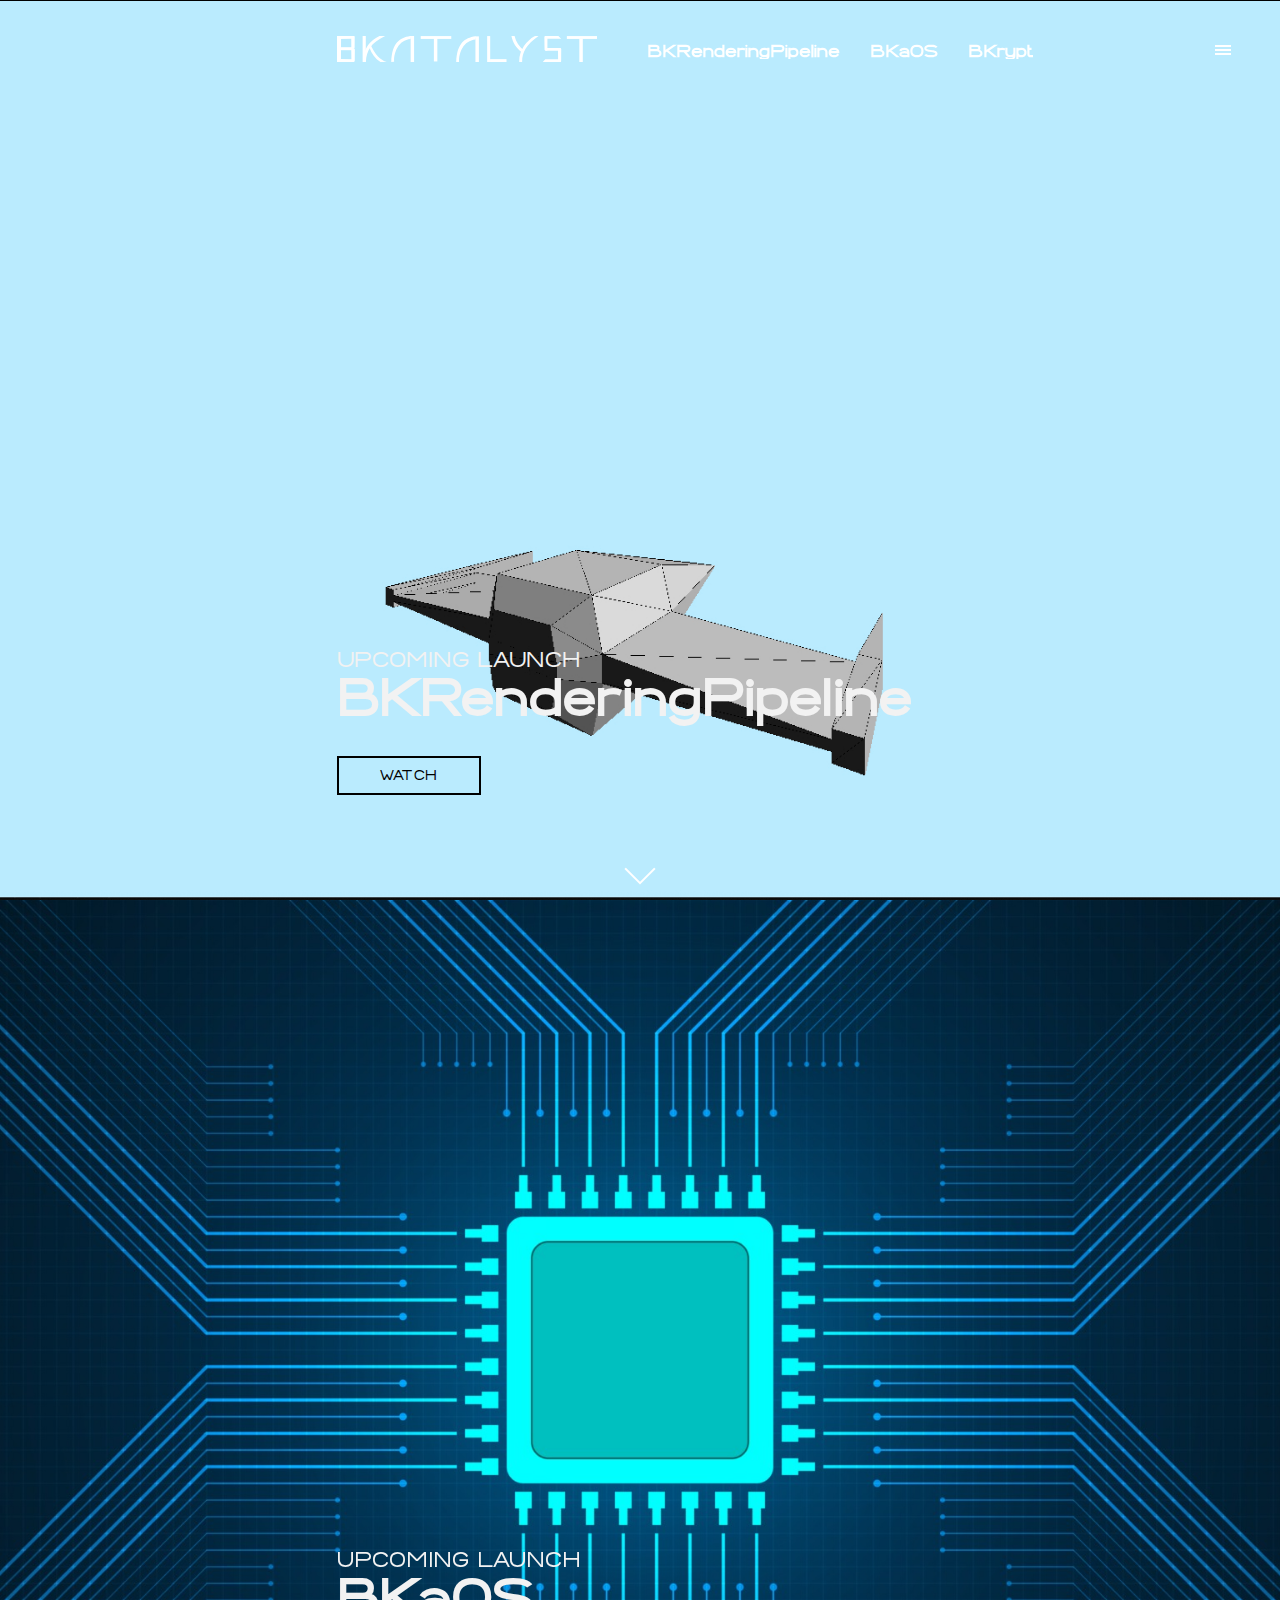
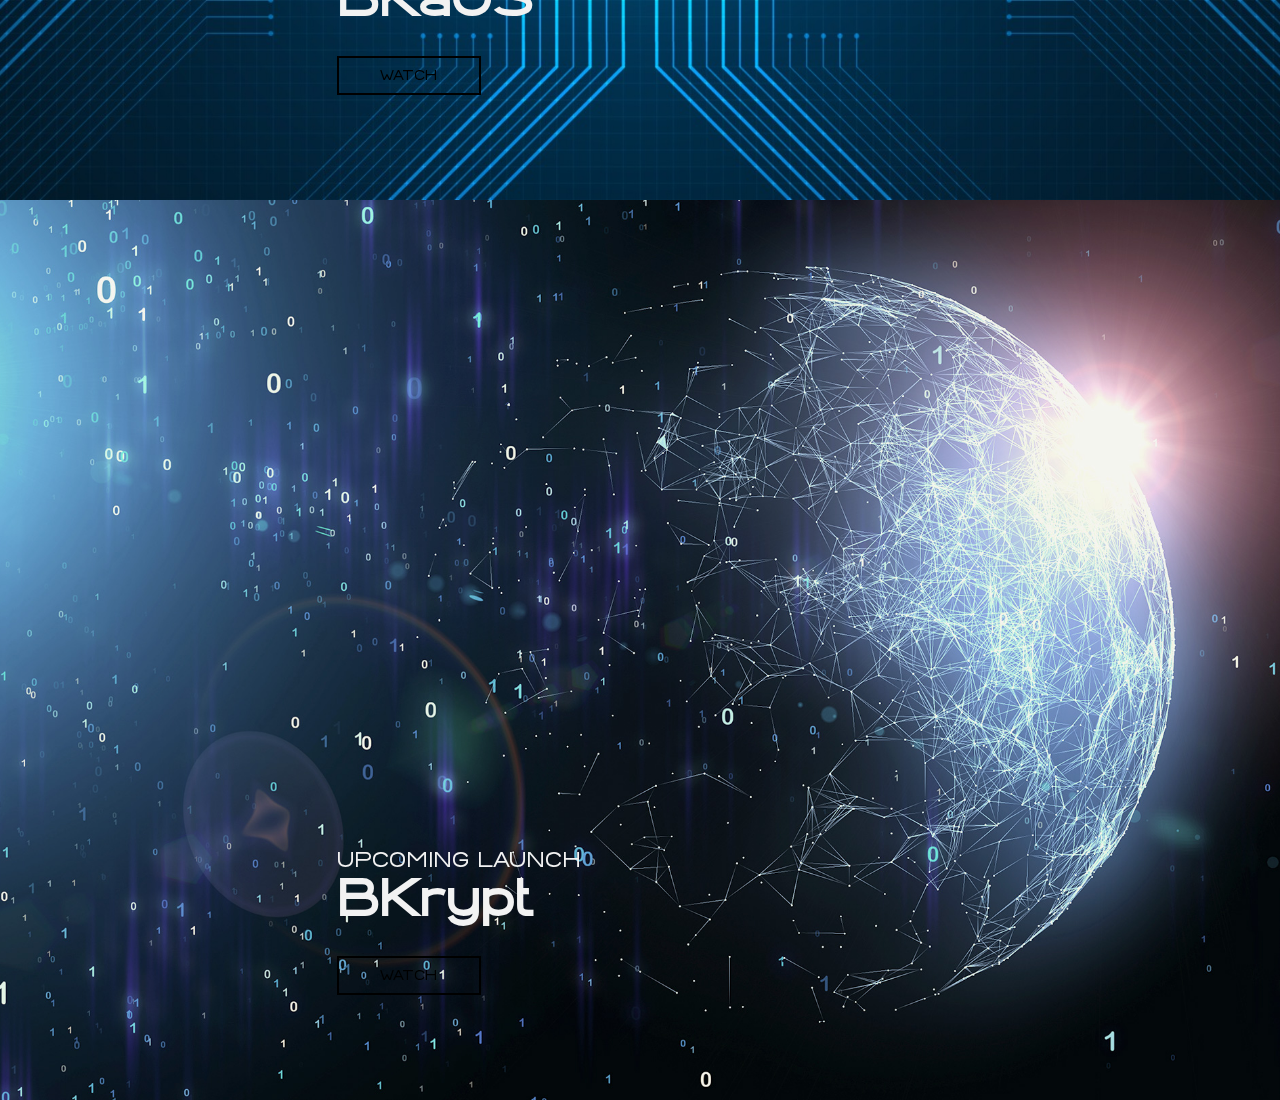
<file: index.html>
<!DOCTYPE html>
<html lang="en">
<head>
    <link rel="stylesheet" href="./styles/index.css">
    <title>kat%</title>
</head>
<body onload="adjustTextPosition()">
    <div id="overlay"></div>
    <!-- HEADER -->
    <div class="header">
        <a class="logo" href="index.html">
            <img src="./images/logo.svg" alt="Logo">
        </a>
        <div class="header-middle">
            <a href="GameEngine3D.html">BKRenderingPipeline</a>
            <div class="space"></div>
            <a href="dev.html">BKaOS</a>
            <div class="space"></div>
            <a href="dev.html">BKrypt</a>
        </div>
        <!-- Menu Icon with animation -->
        <div class="menu-icon" onclick="toggleMenu()">
            <div class="bar" style="margin-top:0px;"></div>
            <div class="bar" style="margin-top:2px;"></div>
            <div class="bar" style="margin-top:2px;"></div>
        </div>
    </div>

    <!-- MENU DÉROULANT -->
    <div class="side-menu" id="sideMenu">
        <a href="dev.html">MISSION</a>
        <div class="interline"></div>
        <a href="dev.html">LAUNCHES</a>
        <div class="interline"></div>
        <a href="dev.html">UPDATES</a>
        <div class="interline"></div>
        <a href="dev.html">DEVELOPERS</a>
        <div class="interline"></div>
    </div>

    <section class="section one">
        <a class="minus">UPCOMING LAUNCH</a>
        <h1 class="title">BKRenderingPipeline</h1>
  
        <a class="btnn" href="GameEngine3D.html" data-text="WATCH">WATCH</a>
        <div class="arrow-down" id="arrow"></div>
    </section>
    <section class="section two">
        <a class="minus">UPCOMING LAUNCH</a>
        <h1 class="title">BKaOS</h1>
        <a class="btnn" href="dev.html" data-text="WATCH">WATCH</a>
    </section> 
    <section class="section three">
        <a class="minus">UPCOMING LAUNCH</a>
        <h1 class="title">BKrypt</h1>
        <a class="btnn" href="dev.html" data-text="WATCH">WATCH</a>
    </section>
    
    <script src="./scripts/scripts.js"></script>

</body>
</html>
</file>
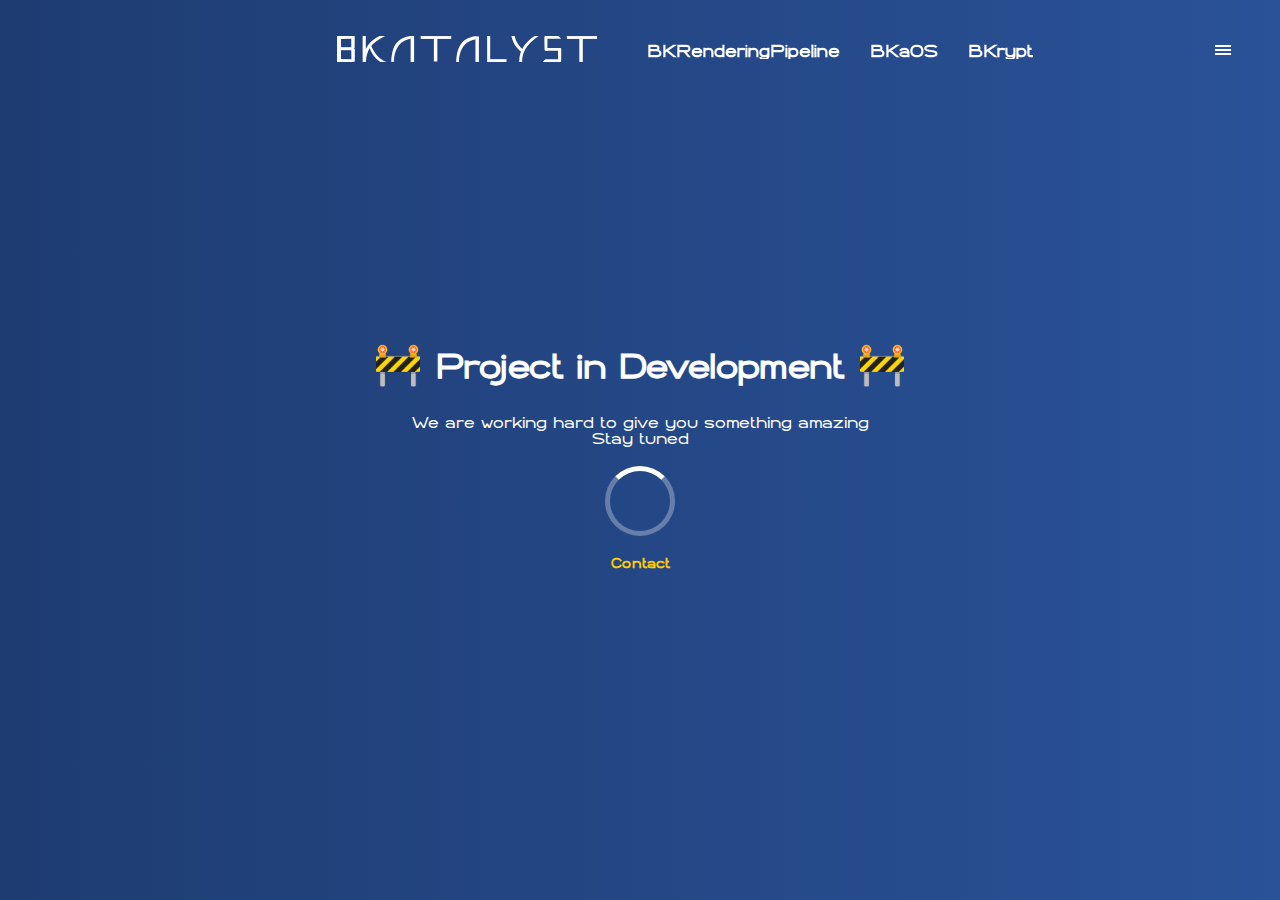
<file: dev.html>
<!DOCTYPE html>
<html lang="fr">
<head>
    <meta charset="UTF-8">
    <meta name="viewport" content="width=device-width, initial-scale=1.0">
    <title>En Développement</title>
    <link rel="stylesheet" href="./styles/dev.css">
</head>
<body onload="adjustTextPosition()">
    <div id="overlay"></div>
    <!-- HEADER -->
    <div class="header">
        <a class="logo" href="index.html">
            <img src="./images/logo.svg" alt="Logo">
        </a>
        <div class="header-middle">
            <a href="GameEngine3D.html">BKRenderingPipeline</a>
            <div class="space"></div>
            <a href="dev.html">BKaOS</a>
            <div class="space"></div>
            <a href="dev.html">BKrypt</a>
        </div>
        <!-- Menu Icon with animation -->
        <div class="menu-icon" onclick="toggleMenu()">
            <div class="bar" style="margin-top:0px;"></div>
            <div class="bar" style="margin-top:2px;"></div>
            <div class="bar" style="margin-top:2px;"></div>
        </div>
    </div>

    <!-- MENU DÉROULANT -->
    <div class="side-menu" id="sideMenu">
        <a href="dev.html">MISSION</a>
        <div class="interline"></div>
        <a href="dev.html">LAUNCHES</a>
        <div class="interline"></div>
        <a href="dev.html">UPDATES</a>
        <div class="interline"></div>
        <a href="dev.html">DEVELOPERS</a>
        <div class="interline"></div>
    </div>

    <div class="container">
        <h1>🚧 Project in Development 🚧</h1>
        <p>We are working hard to give you something amazing<br>Stay tuned</p>
        <div class="loader"></div>
        <p class="contact"><a href="mailto:katpercent@pm.me">Contact</a></p>
    </div>
    <script src="./scripts/scripts.js"></script>
</body>
</html>
</file>
<file: styles/index.css>
@font-face {
  font-family: 'CustomFont'; /* Choose a name for the font */
  src: url('../fonts/font.ttf') format('truetype'); /* Adjust path */
  font-weight: normal;
  font-style: normal;
}

body {
  margin: 0;
  padding: 0;
  font-family: 'CustomFont', sans-serif;
  scrollbar-width: none;
  -ms-overflow-style: none;
}
body::-webkit-scrollbar {
  display: none;
}

/* Navbar container */
.header {
    display: flex;
    justify-content: flex-start; /* Align items to the left */
    align-items: center;
    position: fixed;
    top: 0;
    left: 0;
    width: 100%;
    background: rgba(0, 0, 0, 0.0);
    height: 100px;
    z-index: 11; 
    overflow: hidden;
}

.header.disabled {
  pointer-events: none;
}

.header.disabled .menu-icon {
  pointer-events: all; /* Réactive le clic uniquement sur le bouton */
}

/* Links section */
.header-middle {
  margin-left: 50px;
  display: flex;
  gap: 10px;
}

/* Style for individual links */
.header-middle a {
  position: relative;
  text-decoration: none;
  font-size: 20px;
  font-weight: bold;
  background: linear-gradient(to right, black 50%, white 50%);
  background-size: 200% 100%;
  background-position: 100% 0;
  -webkit-background-clip: text;
  -webkit-text-fill-color: transparent;
  transition: background-position 0.3s ease-in-out;
}

/* Create an underline using ::after */
.header-middle a::after {
  content: "";
  position: absolute;
  left: 0px;
  bottom: -2px;
  width: 0%;
  height: 1px;
  background: white;
  transition: width 0.3s ease-in-out;
}

/* On hover, expand underline from left to right */
.header-middle a:hover::after {
  content: "";
  width: 100%;
}

/* On mouse leave, shrink underline from left to right */
.header-middle a:not(:hover)::after {
  content: "";
  width: 0%;
  height: 1px;
  bottom: -2px;
  left: 100%;
  background-color: white;
  transition: width 0.3s ease, left 0.3s ease;
}

.space {
  width: 10px;
}

.menu-icon {
  z-index: 100;
  width: 16px;
}


#overlay {
    position: fixed;
    top: 0;
    left: 0;
    width: 100vw;  /* Start with full width */
    height: 100vh;
    background: rgba(0, 0, 0, 0.5);
    opacity: 0;
    visibility: hidden;
    transition: width 0.4s ease-in-out, opacity 0.4s ease-in-out, visibility 0s linear 0.4s;
    z-index: 12;
}

#overlay.active {
    width: calc(100vw - 350px);  /* Shrinks when menu is open */
    opacity: 1;
    visibility: visible;
    transition: width 0.4s ease-in-out, opacity 0.4s ease-in-out;
}



/* MENU  */
.side-menu {
  position: fixed;
  top: 0;
  right: -350px;
  width: 250px;
  height: 100vh;
  background: rgba(0, 0, 0, 1);
  display: flex;
  flex-direction: column;
  padding: 75px 50px 0px 50px;
  transition: right 0.4s ease-in-out;
  z-index: 10;
}

.bar {
  width: 100%;
  height: 2px;
  background: white;
  transition: all 0.3s ease-in-out;
}

/* links Menu */
.side-menu a {
    text-decoration: none;
    color: white;
    font-size: 15px;
    width: 100%;
    height: 12.5px;
    margin-top: 12.5px;
    margin-bottom: 15px;
    display: flex;
    justify-content: end;
    transition: background 1.3s ease-in-out;
    z-index: 12;
}

.side-menu a:hover {
    color: #333;
}

.side-menu.open {
  z-index: 10;
}

.interline {
  height: 1px;
  width: 100%;
  background-color: #444;
}

/* ANIMATION */
.menu-icon.open .bar:nth-child(1) {
    transform: translateY(4px) rotate(45deg);
}

.menu-icon.open .bar:nth-child(2) {
    opacity: 0;
}

.menu-icon.open .bar:nth-child(3) {
    transform: translateY(-4px) rotate(-45deg);
}

.section {
  height: 100vh;
  display: flex;
  position: relative;
}
.section::before {
  content: "";
  position: absolute;
  top: 0;
  left: 0;
  width: 100%;
  height: 100%;
  background-size: cover;
  background-position: center;
  z-index: -1;
}
.section.one::before {
   background-image: url('../images/3DGameEngine.jpg');
}
.section.two::before {
  background-image: url('../images/BKaOS.jpg');
}

.section.three::before {
  background-image: url('../images/cyber.jpg');
}

.minus {
  color: #f2f2f2;
  text-decoration: bold;
  font-size: 25px;
  position: absolute;
  top: 72vh;
  text-align: left;
}

.title {
  color: #f2f2f2;
  text-decoration: bold;
  font-size: 60px;
  position: absolute;
  top: 70vh;
  text-align: left;
}

.btnn {
  position: relative;          /* Needed for the absolute positioning of the pseudo-element */
  padding: 10px 20px;          /* Adjust as needed */
  color: #000;                 /* Initial text color */
  background: transparent;     /* Transparent background */
  border: 2px solid #000;      /* Optional border */
  text-decoration: none;       /* Remove underline from link */
  overflow: hidden;            /* Hide the sliding background when it’s off view */
  transition: color 0.3s ease; /* Smooth text color transition */
  width: 100px;
  text-align: center;
  height: 15px;
  top: 84vh;
}

/* Create the sliding black background */
.btnn::before {
  content: "";
  position: absolute;
  left: 0;
  width: 100%;
  height: 100%;
  background: black;
  /* Start with the pseudo-element positioned below the button */
  top: 100%;
  z-index: -1;                /* Place it behind the text */
  transition: top 0.3s ease;   /* Animate the slide */
}

/* On hover, bring the pseudo-element up to cover the button */
.btnn:hover::before {
  top: 0;
}

/* Also change the text color on hover */
.btnn:hover {
  color: #fff;
}


@keyframes float {
    0% {
        transform: translate(-50%, -50px) rotate(-45deg);
    }

    100% {
        transform: translate(-50%, -20px) rotate(-45deg);
    }
}

.arrow-down {
    position: fixed;
    bottom: 20px;
    left: 50%;
    width: 20px;
    height: 20px;
    border-left: 2px solid white;
    border-bottom: 2px solid white;
    transform: translateX(-50%) rotate(-45deg);
    animation: float 2s infinite ease-in-out;
    transition: opacity 0.3s;
}
.hidden {
    opacity: 0;
    pointer-events: none;
    overflow: hidden;
}


@media (max-width: 768px) {
    .header-middle {
        display: none; /* Hide navigation links on mobile */
    }
    .menu-icon {
        display: block;
    }
    .side-menu {
        width: 100%; /* Make menu full screen on mobile */
    }
}
</file>
<file: styles/dev.css>
@font-face {
  font-family: 'CustomFont'; /* Choose a name for the font */
  src: url('../fonts/font.ttf') format('truetype'); /* Adjust path */
  font-weight: normal;
  font-style: normal;
}

body {
  margin: 0;
  padding: 0;
  font-family: 'CustomFont', sans-serif;
  scrollbar-width: none;
  -ms-overflow-style: none;
  display: flex;
  justify-content: center;
  align-items: center;
  height: 100vh;
  background: linear-gradient(to right, #1e3c72, #2a5298);
  color: white;
  text-align: center;
}
body::-webkit-scrollbar {
  display: none;
}

/* Navbar container */
.header {
    display: flex;
    justify-content: flex-start; /* Align items to the left */
    align-items: center;
    position: fixed;
    top: 0;
    left: 0;
    width: 100%;
    background: rgba(0, 0, 0, 0.0);
    height: 100px;
    z-index: 11; 
    overflow: hidden;
}

.header.disabled {
  pointer-events: none;
}

.header.disabled .menu-icon {
  pointer-events: all; /* Réactive le clic uniquement sur le bouton */
}

/* Links section */
.header-middle {
  margin-left: 50px;
  display: flex;
  gap: 10px;
}

/* Style for individual links */
.header-middle a {
  position: relative;
  text-decoration: none;
  font-size: 20px;
  font-weight: bold;
  background: linear-gradient(to right, black 50%, white 50%);
  background-size: 200% 100%;
  background-position: 100% 0;
  -webkit-background-clip: text;
  -webkit-text-fill-color: transparent;
  transition: background-position 0.3s ease-in-out;
}

/* Create an underline using ::after */
.header-middle a::after {
  content: "";
  position: absolute;
  left: 0px;
  bottom: -2px; /* Adjust position if needed */
  width: 0%;
  height: 1px;
  background: white;
  transition: width 0.3s ease-in-out;
}

/* On hover, expand underline from left to right */
.header-middle a:hover::after {
  content: "";
  width: 100%;
}

/* On mouse leave, shrink underline from left to right */
.header-middle a:not(:hover)::after {
  content: "";
  width: 0%;
  height: 1px;
  bottom: -2px;
  left: 100%;
  background-color: white;
  transition: width 0.3s ease, left 0.3s ease;
}

.space {
  width: 10px;
}

.menu-icon {
  z-index: 100;
  width: 16px;
}


#overlay {
    position: fixed;
    top: 0;
    left: 0;
    width: 100vw;  /* Start with full width */
    height: 100vh;
    background: rgba(0, 0, 0, 0.5);
    opacity: 0;
    visibility: hidden;
    transition: width 0.4s ease-in-out, opacity 0.4s ease-in-out, visibility 0s linear 0.4s;
    z-index: 12;
}

#overlay.active {
    width: calc(100vw - 350px);  /* Shrinks when menu is open */
    opacity: 1;
    visibility: visible;
    transition: width 0.4s ease-in-out, opacity 0.4s ease-in-out;
}



/* MENU  */
.side-menu {
  position: fixed;
  top: 0;
  right: -350px;
  width: 250px;
  height: 100vh;
  background: rgba(0, 0, 0, 1);
  display: flex;
  flex-direction: column;
  padding: 75px 50px 0px 50px;
  transition: right 0.4s ease-in-out;
  z-index: 10;
}

.bar {
  width: 100%;
  height: 2px;
  background: white;
  transition: all 0.3s ease-in-out;
}

/* links Menu */
.side-menu a {
    text-decoration: none;
    color: white;
    font-size: 15px;
    width: 100%;
    height: 12.5px;
    margin-top: 12.5px;
    margin-bottom: 15px;
    display: flex;
    justify-content: end;
    transition: background 1.3s ease-in-out;
    z-index: 12;
}

.side-menu a:hover {
    color: #333;
}

.side-menu.open {
  z-index: 10;
}

.interline {
  height: 1px;
  width: 100%;
  background-color: #444;
}

/* ANIMATION */
.menu-icon.open .bar:nth-child(1) {
    transform: translateY(4px) rotate(45deg);
}

.menu-icon.open .bar:nth-child(2) {
    opacity: 0;
}

.menu-icon.open .bar:nth-child(3) {
    transform: translateY(-4px) rotate(-45deg);
}

/* Conteneur principal */
.container {
    max-width: 700px;
    padding: 20px;
}

/* Titre principal */
h1 {
    font-size: 2.5rem;
}

/* Texte d'information */
p {
    margin-top: 10px;
    font-size: 1.2rem;
}

/* Animation de chargement */
.loader {
    margin: 20px auto;
    width: 60px;
    height: 60px;
    border: 5px solid rgba(255, 255, 255, 0.3);
    border-top: 5px solid white;
    border-radius: 50%;
    animation: spin 1s linear infinite;
}

/* Animation du spinner */
@keyframes spin {
    from { transform: rotate(0deg); }
    to { transform: rotate(360deg); }
}

/* Section contact */
.contact {
    margin-top: 20px;
    font-size: 1rem;
}

/* Lien de contact */
.contact a {
    color: #ffcc00;
    text-decoration: none;
    font-weight: bold;
}

.contact a:hover {
    text-decoration: underline;
}

@media (max-width: 768px) {
    .side-menu {
        width: 100%; /* Make menu full screen on mobile */
    }
}
</file>
